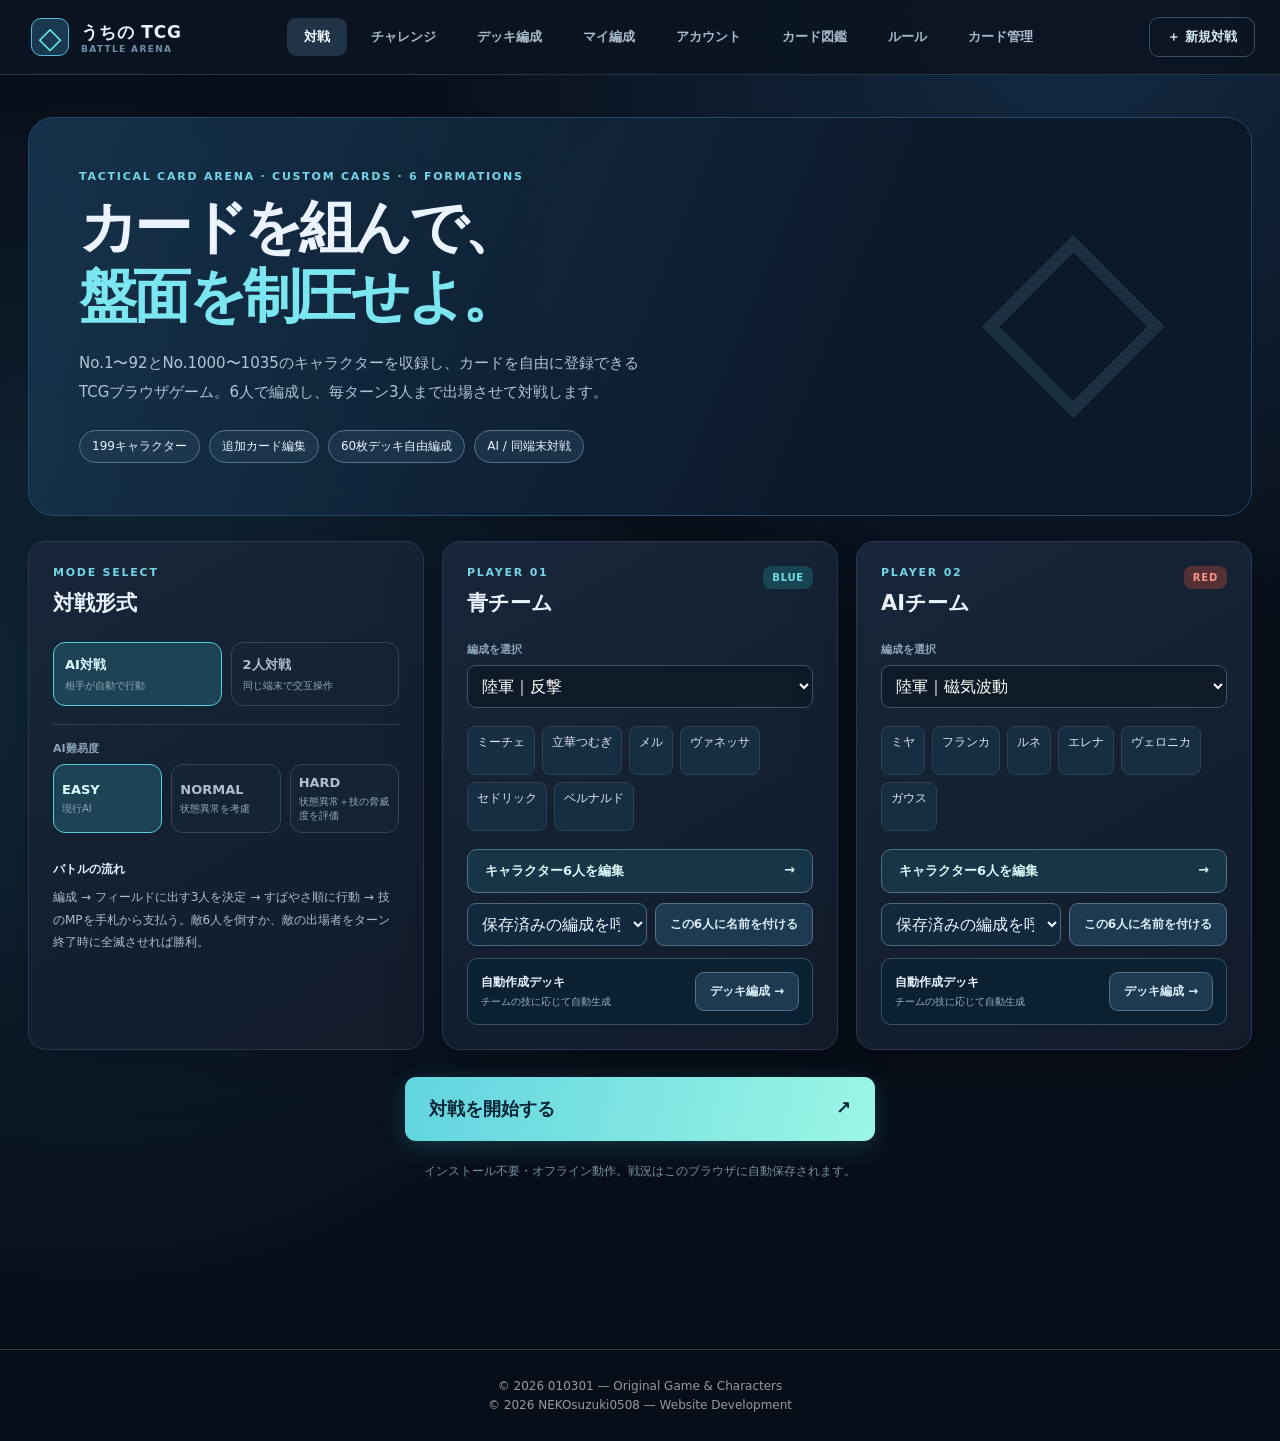
<file: index.html>
<!doctype html>
<html lang="ja">
<head>
  <meta charset="utf-8">
  <meta name="viewport" content="width=device-width, initial-scale=1, viewport-fit=cover">
  <meta name="theme-color" content="#080e19">
  <meta name="description" content="6人編成・60枚デッキ・AI対戦・個人アカウントに対応したTCGブラウザゲーム">
  <title>TCG｜対戦・デッキ編成</title>
  <link rel="stylesheet" href="assets/css/style.css">
  <script defer src="config.js"></script>
  <script defer src="assets/js/data.js"></script>
  <script defer src="assets/js/challenge1_cards.js"></script>
  <script defer src="assets/js/challenge2_cards.js"></script>
  <script defer src="assets/js/card_manager.js"></script>
  <script defer src="assets/js/engine.js"></script>
  <script defer src="assets/js/adjusted_cards.js"></script>
  <script defer src="assets/js/challenge2_effects.js"></script>
  <script defer src="assets/js/deck_builder.js"></script>
  <script defer src="assets/js/preset_manager.js"></script>
  <script defer src="assets/js/account.js"></script>
  <script defer src="assets/js/ui.js"></script>
</head>
<body>
  <div id="app"></div>
</body>
</html>
</file>
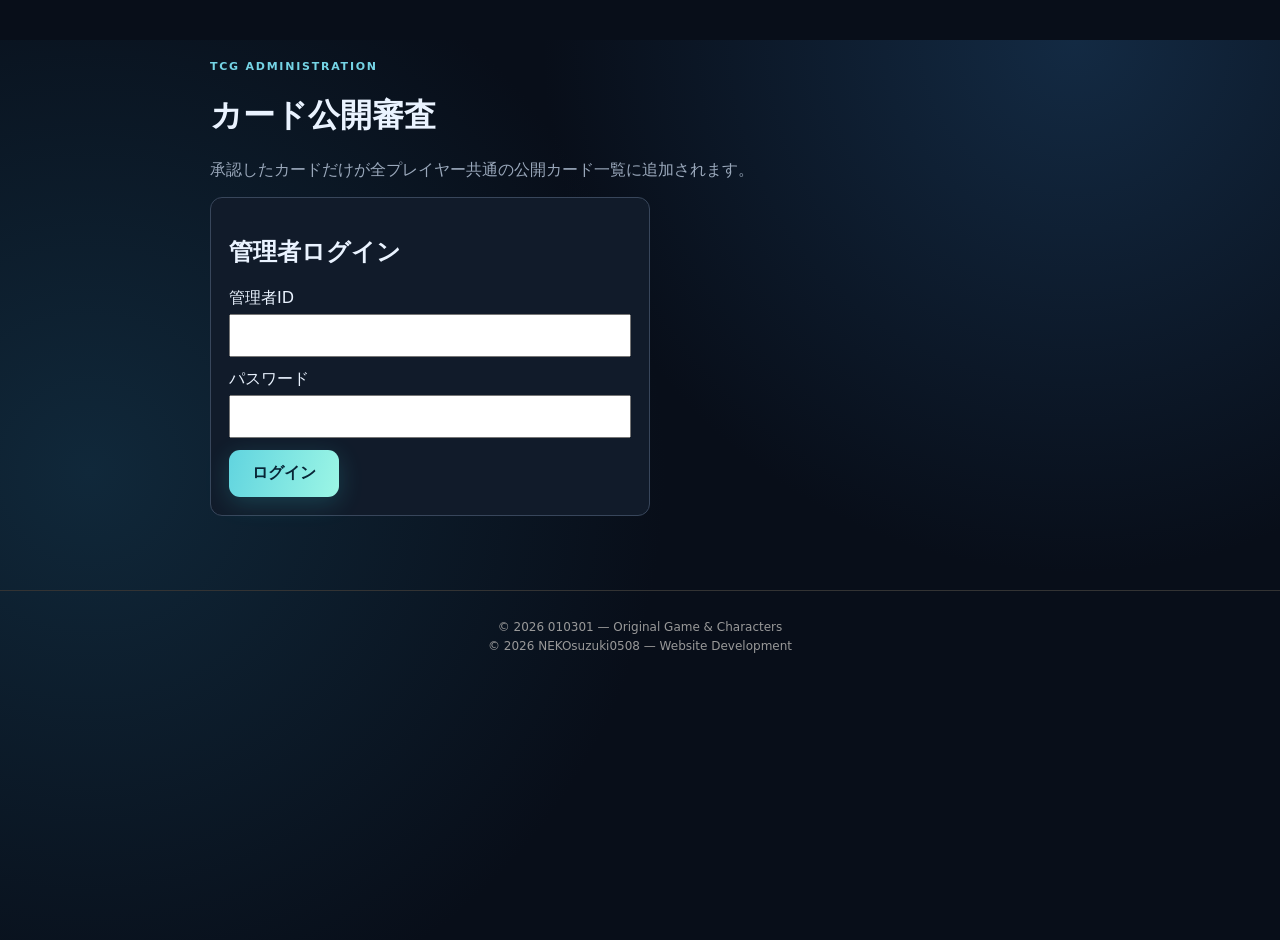
<file: admin.html>
<!doctype html>
<html lang="ja">

<head>
  <meta charset="utf-8">
  <meta name="viewport" content="width=device-width,initial-scale=1">
  <meta name="robots" content="noindex,nofollow">
  <title>TCG 管理者カード審査</title>
  <link rel="stylesheet" href="assets/css/style.css">
  <script defer src="config.js"></script>
  <script defer src="assets/js/admin.js"></script>
  <style>
    .admin-wrap {
      max-width: 900px;
      margin: 40px auto;
      padding: 20px
    }

    .admin-card {
      padding: 18px;
      margin: 14px 0;
      border: 1px solid #38465b;
      border-radius: 12px;
      background: #111b2a
    }

    .admin-card h3 {
      margin-top: 0
    }

    .admin-actions {
      display: flex;
      gap: 10px;
      flex-wrap: wrap
    }

    .admin-login {
      max-width: 440px
    }

    .admin-login label {
      display: block;
      margin: 12px 0
    }

    .admin-login input {
      display: block;
      width: 100%;
      padding: 10px;
      margin-top: 5px
    }

    .admin-muted {
      color: #9aa8bb;
      white-space: pre-wrap
    }

    .admin-error {
      color: #ff9a9a
    }
  </style>
</head>

<body>
  <main class="admin-wrap">
    <p class="eyebrow">TCG ADMINISTRATION</p>
    <h1>カード公開審査</h1>
    <p class="admin-muted">承認したカードだけが全プレイヤー共通の公開カード一覧に追加されます。</p>
    <section id="login" class="admin-card admin-login">
      <h2>管理者ログイン</h2>
      <form id="adminLogin"><label>管理者ID<input name="id" autocomplete="username" required></label><label>パスワード<input
            name="password" type="password" autocomplete="current-password" required></label><button class="primary-btn"
          type="submit">ログイン</button></form>
    </section>
    <section id="dashboard" hidden>
      <div class="admin-actions"><button id="refresh" class="primary-btn">審査待ちを更新</button><button id="logout"
          class="small-outline">ログアウト</button></div>
      <div id="status" class="admin-muted"></div>
      <div id="pending"></div>
    </section>
  </main>
  <footer class="site-footer">
    <p>© 2026 010301 — Original Game &amp; Characters</p>
    <p>© 2026 NEKOsuzuki0508 — Website Development</p>
  </footer>
</body>

</html>
</file>
<file: assets/css/style.css>
:root {
    --bg: #080e19;
    --panel: #121d2d;
    --panel2: #162338;
    --line: #293850;
    --ink: #eaf3ff;
    --muted: #8ea0b9;
    --blue: #6cdbea;
    --red: #fa987e;
    --gold: #f2d287;
    --shadow: 0 14px 60px #0003;
    --rad: 18px
}

* {
    box-sizing: border-box
}

html {
    font-family: "Hiragino Kaku Gothic ProN", "Yu Gothic", "Noto Sans JP", system-ui, sans-serif;
    background: var(--bg);
    color: var(--ink);
    -webkit-font-smoothing: antialiased
}

body {
    margin: 0;
    min-height: 100vh;
    background: radial-gradient(circle at 84% 0%, #132a43 0%, transparent 38%), radial-gradient(circle at 7% 48%, #10283a 0%, transparent 45%), var(--bg)
}

button,
select,
input {
    font: inherit
}

button {
    cursor: pointer
}

button:disabled {
    cursor: not-allowed;
    opacity: .45
}

a {
    color: inherit
}

.site-header {
    position: sticky;
    top: 0;
    z-index: 10;
    background: #0b1522ee;
    backdrop-filter: blur(16px);
    border-bottom: 1px solid #263446
}

.head-inner {
    max-width: 1320px;
    margin: auto;
    height: 74px;
    padding: 0 25px;
    display: flex;
    align-items: center;
    justify-content: space-between;
    gap: 20px
}

.brand {
    display: flex;
    align-items: center;
    gap: 12px;
    background: none;
    border: 0;
    color: var(--ink);
    text-align: left
}

.logo-mark {
    display: grid;
    place-items: center;
    width: 38px;
    height: 38px;
    border: 1px solid #56b8d7;
    border-radius: 10px;
    background: #193951;
    font-size: 30px;
    color: #6be8e4
}

.brand b {
    display: block;
    letter-spacing: .05em;
    font-size: 17px
}

.brand small {
    display: block;
    color: #6c90a9;
    font-size: 9px;
    letter-spacing: .15em;
    font-weight: 700
}

.head-inner nav {
    display: flex;
    align-items: center;
    gap: 7px
}

.head-inner nav button {
    border: 0;
    color: #a8b9c9;
    background: transparent;
    padding: 10px 17px;
    border-radius: 9px;
    font-size: 13px;
    font-weight: 700;
    white-space: nowrap
}

.head-inner nav button.active,
.head-inner nav button:hover {
    background: #213347;
    color: #f6fbff
}

.header-reset {
    background: transparent;
    border: 1px solid #37516b;
    border-radius: 10px;
    padding: 10px 17px;
    color: #d7ebf4;
    font-size: 13px;
    font-weight: 700;
    white-space: nowrap
}

.main-content {
    max-width: 1290px;
    margin: auto;
    padding: 42px 28px 90px;
    min-height: calc(100vh - 150px)
}

.site-footer {
    margin-top: 40px;
    padding: 24px 16px;
    text-align: center;
    font-size: 12px;
    color: #999;
    border-top: 1px solid #333
}

.site-footer p {
    margin: 5px 0
}

.eyebrow {
    font-size: 11px;
    letter-spacing: .16em;
    text-transform: uppercase;
    font-weight: 900;
    color: #75d4e5;
    margin: 0 0 10px
}

.hero-banner {
    padding: 52px 50px;
    border: 1px solid #254867;
    border-radius: 25px;
    background: linear-gradient(112deg, #183954cf, #0b182a 67%), radial-gradient(circle at 70% 60%, #446983 0%, transparent 50%);
    overflow: hidden;
    position: relative
}

.hero-banner::after {
    content: '◇';
    position: absolute;
    right: 7%;
    top: 12%;
    color: #9ceef51c;
    font-size: 240px;
    pointer-events: none
}

.hero-banner h1 {
    font-size: clamp(32px, 4.5vw, 62px);
    letter-spacing: -.065em;
    line-height: 1.2;
    margin: 0 0 18px;
    font-weight: 900
}

.hero-banner h1 span {
    color: #7be5f0
}

.hero-banner>p:not(.eyebrow) {
    font-size: 15px;
    max-width: 570px;
    line-height: 1.9;
    color: #b0c4d5
}

.banner-pills {
    display: flex;
    gap: 9px;
    flex-wrap: wrap;
    margin-top: 24px
}

.banner-pills span {
    font-size: 12px;
    border: 1px solid #55738a;
    background: #243f5599;
    padding: 7px 12px;
    border-radius: 99px
}

.setup-grid {
    display: grid;
    grid-template-columns: repeat(3, minmax(0, 1fr));
    gap: 18px;
    margin: 25px 0
}

.panel {
    padding: 24px;
    border: 1px solid var(--line);
    border-radius: var(--rad);
    background: linear-gradient(150deg, #172639, #111b2a);
    box-shadow: var(--shadow)
}

.section-top,
.boxheading,
.modal-title {
    display: flex;
    align-items: start;
    justify-content: space-between;
    gap: 13px
}

.section-top h2,
.modal-title h2 {
    font-size: 21px;
    line-height: 1.35;
    margin: 0 0 24px
}

.mode-tabs {
    display: grid;
    grid-template-columns: 1fr 1fr;
    gap: 9px
}

.mode-tabs button {
    background: #152435;
    border: 1px solid #31465d;
    padding: 13px 11px;
    border-radius: 12px;
    text-align: left;
    color: #aebed0
}

.mode-tabs button.on {
    border: 1px solid #56cdd9;
    color: #dbfcff;
    background: #1d4355
}

.mode-tabs b,
.mode-tabs small {
    display: block
}

.mode-tabs b {
    font-size: 13px
}

.mode-tabs small {
    font-size: 10px;
    color: #91a8b8;
    margin-top: 5px;
    line-height: 1.35
}

.rules-mini {
    font-size: 12px;
    line-height: 1.9;
    margin-top: 25px;
    color: #aebdd0
}

.rules-mini b {
    color: #e3edfb
}

.rules-mini p {
    margin: 5px 0 0
}

.side-chip {
    padding: 6px 9px;
    border-radius: 8px;
    font-size: 10px;
    font-weight: 900;
    letter-spacing: .08em
}

.side-chip.blue {
    background: #174553;
    color: #70dce7
}

.side-chip.red {
    background: #553135;
    color: #fb9385
}

.field-label {
    font-size: 11px;
    font-weight: 700;
    color: #8da5ba;
    display: block;
    margin: 0 0 8px
}

.roster-config select {
    width: 100%;
    background: #0e1a28;
    color: #fff;
    border: 1px solid #405066;
    border-radius: 9px;
    padding: 10px
}

.roster-preview {
    display: flex;
    flex-wrap: wrap;
    gap: 7px;
    min-height: 105px;
    margin: 18px 0
}

.roster-mini {
    font-size: 12px;
    padding: 7px 9px;
    border: 1px solid #2c4356;
    border-radius: 8px;
    background: #172e42;
    color: #dce4f3;
    cursor: pointer
}

.roster-mini:hover {
    border-color: #69d8e5
}

.line-btn {
    border: 1px solid #4f7483;
    color: #ddf6f6;
    background: #183447;
    padding: 12px 17px;
    border-radius: 10px;
    display: flex;
    justify-content: space-between;
    gap: 10px;
    width: 100%;
    font-size: 13px;
    font-weight: 800
}

.line-btn:hover {
    background: #26516b
}

.start-area {
    display: flex;
    flex-direction: column;
    align-items: center;
    gap: 10px;
    margin: 27px 0
}

.start-area p {
    font-size: 12px;
    color: #7891a2
}

.primary-btn {
    border: none;
    background: linear-gradient(105deg, #61d4df, #9cf6e5);
    color: #082536;
    padding: 13px 23px;
    border-radius: 11px;
    font-weight: 900;
    box-shadow: 0 6px 24px #37d9df33
}

.primary-btn:hover {
    filter: brightness(1.07)
}

.primary-btn.big {
    width: min(470px, 100%);
    font-size: 18px;
    padding: 20px 24px;
    display: flex;
    justify-content: space-between
}

.pagehead {
    margin: 0 0 28px
}

.pagehead h1 {
    font-size: 39px;
    margin: 4px 0 10px
}

.pagehead h1 span {
    color: var(--blue)
}

.pagehead>p:not(.eyebrow) {
    color: #9bb4c9;
    line-height: 1.85
}

.catalog-grid {
    display: grid;
    grid-template-columns: repeat(6, minmax(0, 1fr));
    gap: 15px
}

.catalog-card {
    min-width: 0;
    text-align: left;
    color: var(--ink);
    border: 1px solid #2e4860;
    background: linear-gradient(140deg, #1b3248, #101c2a);
    border-radius: 15px;
    padding: 13px;
    transition: transform .15s, border-color .15s
}

.catalog-card:hover {
    border-color: #69d8e5;
    transform: translateY(-3px)
}

.catalog-top {
    display: flex;
    justify-content: space-between;
    gap: 4px;
    font-size: 9px;
    letter-spacing: .05em;
    color: #8daec4
}

.catalog-top span:last-child {
    color: #6de3ee
}

.catalog-avatar {
    height: 80px;
    display: grid;
    place-items: center;
    color: #97ebee;
    font-size: 34px;
    font-weight: 900;
    background: radial-gradient(ellipse, #295b71 0%, #162b43 56%, transparent 75%)
}

.catalog-card>b,
.catalog-card>small {
    display: block;
    white-space: nowrap;
    overflow: hidden;
    text-overflow: ellipsis
}

.catalog-card>b {
    font-size: 16px;
    margin-bottom: 4px
}

.catalog-card>small {
    font-size: 10px;
    color: #8ab0c7;
    min-height: 18px
}

.catalog-stats {
    display: flex;
    gap: 4px;
    flex-wrap: wrap;
    color: #aab6cb;
    font-size: 10px;
    margin-top: 14px
}

.catalog-stats span {
    padding: 4px;
    background: #23364a;
    border-radius: 5px
}

.catalog-footer {
    border-top: 1px solid #32455d;
    margin-top: 12px;
    padding-top: 10px;
    display: flex;
    justify-content: space-between;
    font-size: 10px;
    color: #a9d8e6
}

.rules-grid {
    display: grid;
    grid-template-columns: repeat(2, minmax(0, 1fr));
    gap: 16px
}

.rules-grid article h2 {
    font-size: 16px;
    margin: 0 0 11px
}

.rules-grid article p {
    font-size: 13px;
    color: #aebfd0;
    line-height: 1.9;
    margin: 0
}

.battle-topbar {
    display: flex;
    justify-content: space-between;
    align-items: center;
    margin: 0 0 19px
}

.battle-topbar h2 {
    font-size: 26px;
    margin: 0
}

.turnbadge {
    padding: 8px 14px;
    border: 1px solid #508595;
    border-radius: 999px;
    color: #b9e5ef;
    font-size: 12px;
    font-weight: 800
}

.notice {
    padding: 15px 20px;
    background: #122c40;
    border-left: 3px solid #68d8de;
    border-radius: 8px;
    margin-bottom: 18px;
    font-size: 13px
}

.notice p {
    line-height: 1.7;
    color: #a8c4d4;
    margin: 3px 0
}

.selection-grid {
    display: grid;
    grid-template-columns: repeat(3, minmax(0, 1fr));
    gap: 15px
}

.pick-wrap {
    min-width: 0
}

.pick-wrap .unit {
    min-height: 270px
}

.pick-button {
    border: 1px solid #395975;
    background: #152e42;
    color: #bedae8;
    width: 100%;
    padding: 13px;
    border-radius: 0 0 12px 12px;
    font-weight: 900;
    margin-top: -11px;
    position: relative
}

.pick-button.selected {
    background: #177587;
    color: white
}

.select-actions {
    display: flex;
    justify-content: space-between;
    align-items: center;
    margin-top: 20px;
    background: #122338;
    padding: 17px;
    border-radius: 13px
}

.select-actions>span {
    font-size: 14px;
    color: #b4cfdb
}

.board-area {
    background: radial-gradient(circle at 50% 50%, #20344c, #101a29 72%);
    border: 1px solid #36526c;
    border-radius: 19px;
    padding: 19px 24px;
    margin-top: 15px;
    box-shadow: inset 0 0 130px #0a19383b
}

.board-heading {
    display: flex;
    justify-content: space-between;
    align-items: center;
    padding: 1px 0 13px;
    color: #97b7ca
}

.board-heading h3 {
    margin: 0;
    font-size: 17px
}

.board-heading small {
    font-size: 10px;
    letter-spacing: .1em
}

.board-heading>span {
    font-size: 11px;
    display: flex;
    gap: 9px;
    flex-wrap: wrap
}

.board-heading.enemy h3 {
    color: var(--red)
}

.board-heading.friendly h3 {
    color: var(--blue)
}

.battle-row {
    display: grid;
    grid-template-columns: repeat(3, minmax(0, 1fr));
    gap: 13px;
    min-height: 242px
}

.unit {
    background: linear-gradient(152deg, #1b3046, #112034);
    border: 1px solid #34506a;
    border-radius: 13px;
    padding: 10px 13px;
    position: relative;
    min-width: 0;
    display: flex;
    flex-direction: column;
    align-items: center;
    min-height: 238px;
    box-shadow: 0 6px 22px #0002
}

.enemy-row .unit {
    background: linear-gradient(152deg, #3a2b36, #172236);
    border-color: #6c4650
}

.unit.selectable {
    border-color: #a5f8e9;
    box-shadow: 0 0 0 2px #76eade44, 0 0 32px #6bd7cc3c;
    cursor: pointer
}

.unit.selectable:hover {
    background: linear-gradient(152deg, #24576c, #142d42)
}

.unit.is-active {
    outline: 2px solid #d8be7b;
    outline-offset: 0
}

.unit.is-picked {
    border-color: #6de1e7
}

.unit.dead {
    opacity: .32
}

.unit-head {
    display: flex;
    justify-content: space-between;
    align-items: center;
    width: 100%
}

.unit-no {
    font-size: 9px;
    color: #779cb8;
    font-weight: 900
}

.tiny-icon {
    background: none;
    color: #8aaabf;
    border: 0;
    font-size: 16px;
    font-weight: 800;
    padding: 2px
}

.unit-portrait {
    width: 56px;
    height: 56px;
    display: grid;
    place-items: center;
    border-radius: 50%;
    margin: 3px 0 5px;
    background: #25495d;
    border: 2px solid #39708a;
    box-shadow: 0 0 24px #5dcef622;
    font-size: 19px;
    font-weight: 900;
    color: #c0f1eb;
    letter-spacing: -.06em
}

.enemy-row .unit-portrait {
    background: #62404f;
    border-color: #8b616c;
    color: #f3c7b8
}

.unit-name {
    font-size: 17px;
    letter-spacing: -.04em
}

.unit-role {
    font-size: 10px;
    color: #88a6bc;
    white-space: nowrap;
    overflow: hidden;
    text-overflow: ellipsis;
    max-width: 95%
}

.hp-label {
    width: 100%;
    display: flex;
    align-items: end;
    justify-content: space-between;
    margin: 9px 0 3px
}

.hp-label small {
    font-size: 10px;
    color: #86d8bd;
    font-weight: 700
}

.hp-label b {
    font-size: 15px
}

.hp-label em {
    font-weight: 400;
    font-size: 10px;
    color: #7899aa;
    font-style: normal
}

.hp-track {
    width: 100%;
    height: 6px;
    border-radius: 5px;
    background: #223a43;
    overflow: hidden
}

.hp-fill {
    height: 100%;
    background: linear-gradient(90deg, #57ae99, #9beaaf);
    border-radius: 6px
}

.stats {
    display: flex;
    gap: 9px;
    justify-content: center;
    flex-wrap: wrap;
    margin: 9px 0 2px
}

.stats span {
    font-size: 10px;
    color: #8fa9bd
}

.stats span:first-child {
    display: none
}

.stats b {
    color: #d2e6f1;
    font-size: 11px
}

.badges {
    min-height: 22px;
    display: flex;
    gap: 3px;
    flex-wrap: wrap;
    justify-content: center;
    margin-top: 4px
}

.mini-tag {
    padding: 3px 5px;
    font-size: 10px;
    border-radius: 5px;
    background: #2f4056;
    color: #d5e1ee
}

.mini-tag.armorLight {
    background: #204c61;
    color: #93dbf5
}

.mini-tag.armorHeavy {
    background: #4a466d;
    color: #c0b8f9
}

.mini-tag.mark {
    background: #215850;
    color: #8be5db
}

.mini-tag.fire {
    background: #704037;
    color: #ffc2ae
}

.mini-tag.poison {
    background: #4e4563;
    color: #d9c7fc
}

.mini-tag.sleep {
    background: #2b436a
}

.mini-tag.status {
    background: #5a3c48
}

.target-overlay,
.picked-indicator {
    position: absolute;
    left: 10%;
    right: 10%;
    bottom: -9px;
    background: #62dcd2;
    color: #093339;
    padding: 7px 3px;
    border-radius: 7px;
    font-size: 11px;
    font-weight: 900;
    text-align: center;
    z-index: 1;
    box-shadow: 0 2px 11px #0006
}

.picked-indicator {
    background: #1c8a9e;
    color: white
}

.empty-slot {
    border: 1px dashed #385168;
    border-radius: 12px;
    display: grid;
    place-items: center;
    color: #536e82;
    font-size: 10px;
    letter-spacing: .1em
}

.middle-strip {
    height: 67px;
    display: flex;
    justify-content: space-between;
    align-items: center;
    color: #81b7c6;
    letter-spacing: .12em;
    font-size: 10px;
    padding: 8px 9px
}

.board-heading.friendly {
    padding: 13px 0 0
}

.underboard {
    display: grid;
    grid-template-columns: 1fr 2fr;
    gap: 17px;
    margin-top: 17px
}

.bench-box,
.action-box,
.hand-panel,
.log-panel {
    background: linear-gradient(160deg, #142337, #0e1928);
    border: 1px solid #30445a;
    border-radius: 15px;
    padding: 18px
}

.boxheading {
    margin: 0 0 14px;
    align-items: center
}

.boxheading h3 {
    margin: 0;
    font-size: 15px
}

.boxheading span {
    font-size: 11px;
    color: #7698af
}

.bench-list {
    display: flex;
    gap: 8px;
    flex-wrap: wrap;
    min-height: 100px;
    align-content: start
}

.bench-list>span {
    padding: 9px 10px;
    border: 1px solid #39556f;
    border-radius: 8px;
    background: #1b344a;
    font-size: 12px;
    cursor: pointer
}

.bench-list>span small {
    display: block;
    color: #94bbcb;
    margin-top: 5px
}

.bench-list em {
    color: #627e91;
    font-size: 13px
}

.boxheading.grave {
    border-top: 1px solid #345069;
    margin-top: 14px;
    padding-top: 11px
}

.action-row {
    display: grid;
    grid-template-columns: repeat(3, minmax(0, 1fr));
    gap: 10px
}

.attack-btn,
.skill-btn {
    padding: 15px 8px;
    text-align: left;
    min-height: 74px;
    color: #d5e8f0;
    border-radius: 11px;
    border: 1px solid #496a7b;
    background: #213a50
}

.attack-btn:hover,
.skill-btn:not(:disabled):hover {
    border-color: #87e0ee;
    background: #245069
}

.attack-btn {
    background: #1c655e;
    border-color: #3ba596
}

.attack-btn b,
.skill-btn b {
    display: block;
    font-size: 13px;
    line-height: 1.5
}

.attack-btn small,
.skill-btn small {
    display: block;
    font-size: 10px;
    margin-top: 6px;
    color: #a3bcc8;
    line-height: 1.5
}

.choose-target {
    padding: 11px 14px;
    background: #175366;
    border-radius: 9px;
    margin-bottom: 10px;
    font-size: 12px;
    line-height: 1.7
}

.choose-target button {
    margin-left: 8px;
    background: #143047;
    border: 1px solid #638fa0;
    border-radius: 6px;
    color: #effcff;
    padding: 4px 9px
}

.hand-panel {
    margin-top: 17px
}

.hand-list {
    display: flex;
    gap: 9px;
    overflow-x: auto;
    padding: 5px 0 12px
}

.hand-card {
    width: 123px;
    min-width: 123px;
    min-height: 127px;
    padding: 12px;
    border: 1px solid #4c637d;
    border-radius: 12px;
    text-align: left;
    color: #eef7ff;
    background: #213951;
    display: flex;
    flex-direction: column;
    align-items: start
}

.hand-card span {
    font-size: 10px;
    color: #a6bed4
}

.hand-card b {
    font-size: 16px;
    margin: 12px 0 9px
}

.hand-card small {
    font-size: 10px;
    color: #b5c6d3;
    line-height: 1.45
}

.hand-card.support-card {
    background: #453c33;
    border-color: #79694d
}

.hand-card.support-card:hover {
    border-color: #ffe1a1
}

.hand-footnote {
    color: #7793a5;
    font-size: 11px;
    margin: 10px 0 0
}

.log-panel {
    margin-top: 17px
}

.log-list {
    max-height: 300px;
    overflow: auto;
    scrollbar-color: #31556c transparent
}

.log-list p {
    margin: 0;
    font-size: 11px;
    line-height: 1.9;
    padding: 5px 3px;
    border-bottom: 1px solid #29394b;
    color: #b5c5d3
}

.veil {
    position: fixed;
    inset: 0;
    z-index: 20;
    background: #050d19dd;
    backdrop-filter: blur(9px);
    display: flex;
    align-items: center;
    justify-content: center;
    padding: 18px
}

.veil.high {
    z-index: 30
}

.modal {
    width: min(560px, 100%);
    max-height: min(90vh, 900px);
    overflow: auto;
    background: #15263a;
    border: 1px solid #548393;
    border-radius: 18px;
    padding: 25px;
    box-shadow: 0 30px 100px #0009
}

.close-btn {
    font-size: 28px;
    border: 0;
    color: #d5eaf3;
    background: transparent;
    padding: 0 5px
}

.modal-title h2 {
    margin: 0 0 10px
}

.roster-editor {
    width: min(900px, 100%)
}

.muted {
    color: #97aebf;
    font-size: 12px
}

.roster-filters {
    display: flex;
    gap: 12px;
    margin: 17px 0
}

.roster-filters input,
.roster-filters select {
    width: 50%;
    background: #0f1a27;
    color: #eaf3ff;
    border: 1px solid #3a526b;
    border-radius: 9px;
    padding: 10px
}

.roster-grid {
    display: grid;
    grid-template-columns: repeat(4, minmax(0, 1fr));
    gap: 9px;
    max-height: 50vh;
    overflow: auto;
    margin: 17px 0 23px
}

.roster-card {
    position: relative;
    display: flex;
    flex-direction: column;
    align-items: start;
    text-align: left;
    min-width: 0;
    padding: 13px 10px;
    border: 1px solid #39516d;
    border-radius: 10px;
    background: #1b3148;
    color: #e6f4fa
}

.roster-card.checked {
    border-color: #6be5da;
    background: #215067
}

.roster-card b {
    font-size: 13px;
    margin: 7px 0 4px
}

.roster-card small {
    font-size: 10px;
    color: #92b2c3;
    white-space: nowrap;
    overflow: hidden;
    text-overflow: ellipsis;
    max-width: 95%
}

.roster-id {
    font-size: 10px;
    color: #95b7d2
}

.roster-check {
    position: absolute;
    top: 8px;
    right: 9px;
    color: #8ce8e2;
    font-size: 19px
}

.hero-detail .detail-archetype {
    color: #86c6d8;
    font-size: 12px
}

.hero-detail>p:not(.eyebrow) {
    font-size: 13px;
    line-height: 1.9;
    color: #c4d1df
}

.detail-stats {
    display: grid;
    grid-template-columns: repeat(4, minmax(0, 1fr));
    gap: 8px;
    margin: 18px 0
}

.detail-stats span {
    padding: 10px;
    background: #233b51;
    border-radius: 9px;
    display: flex;
    flex-direction: column;
    text-align: center
}

.detail-stats small {
    font-size: 10px;
    color: #94bdd1
}

.detail-stats b {
    font-size: 21px
}

.detail-section {
    border-top: 1px solid #39546c;
    padding: 17px 0
}

.detail-section h3 {
    font-size: 14px;
    margin: 0 0 10px;
    line-height: 1.5
}

.detail-section h3 span {
    float: right;
    font-size: 11px;
    color: #a3dde0
}

.detail-section p {
    font-size: 12px;
    line-height: 1.85;
    color: #bbcad9;
    margin: 0
}

.defense-dialog {
    text-align: center
}

.defense-dialog p:not(.eyebrow) {
    color: #a6bbc9
}

.armor-options {
    display: grid;
    grid-template-columns: 1fr 1fr;
    gap: 12px;
    margin-top: 25px
}

.armor-options button {
    background: #203c55;
    border: 1px solid #6593af;
    color: #ebf8ff;
    padding: 17px;
    border-radius: 12px;
    text-align: left
}

.armor-options button:nth-child(2) {
    background: #343451;
    border-color: #7d7fbc
}

.armor-options b,
.armor-options span,
.armor-options small {
    display: block
}

.armor-options span {
    font-size: 19px;
    margin: 8px 0
}

.armor-options small {
    font-size: 11px;
    color: #a8bed1
}

.handoff-modal {
    text-align: center;
    max-width: 440px
}

.handoff-icon {
    font-size: 60px;
    color: #88dfe5
}

.handoff-modal p:not(.eyebrow) {
    color: #9eb8c9;
    line-height: 1.8;
    font-size: 13px
}

.victory {
    padding: 65px 30px;
    text-align: center;
    border: 1px solid #375b6c;
    border-radius: 19px;
    background: radial-gradient(circle at 50% 0%, #1e5560, #112439 56%, #101c2b);
    margin-bottom: 20px
}

.victory-icon {
    font-size: 76px;
    color: #77eff0
}

.victory h1 {
    font-size: 42px;
    margin: 5px 0
}

.victory>p:not(.eyebrow) {
    color: #9dbece
}

.victory-actions {
    display: flex;
    justify-content: center;
    gap: 11px;
    align-items: center;
    margin: 27px 0
}

.victory-actions .line-btn {
    width: auto
}

.victory-grid {
    display: flex;
    justify-content: center;
    gap: 26px;
    font-size: 12px
}

.victory-grid div {
    display: flex;
    flex-direction: column;
    gap: 6px;
    color: #a9c1d3
}

.victory-grid b {
    color: #e5f3fe
}

.no-units {
    display: grid;
    place-items: center;
    color: #6e8ba1;
    padding: 25px;
    grid-column: 1/-1
}

.site-header button:focus-visible,
.main-content button:focus-visible {
    outline: 3px solid #f7df8e;
    outline-offset: 2px
}

@media(max-width:1050px) {
    .setup-grid {
        grid-template-columns: 1fr 1fr
    }

    .setup-grid>.panel:first-child {
        grid-column: 1/-1
    }

    .catalog-grid {
        grid-template-columns: repeat(4, minmax(0, 1fr))
    }

    .underboard {
        grid-template-columns: 1fr 1.5fr
    }

    .main-content {
        padding-inline: 20px
    }
}

@media(max-width:700px) {
    .head-inner {
        height: 65px;
        padding: 0 12px;
        gap: 8px
    }

    .brand {
        gap: 7px
    }

    .logo-mark {
        width: 29px;
        height: 29px;
        font-size: 21px
    }

    .brand b {
        font-size: 12px
    }

    .brand small {
        font-size: 7px
    }

    .head-inner nav {
        gap: 0
    }

    .head-inner nav button {
        padding: 8px 7px;
        font-size: 11px
    }

    .header-reset {
        display: none
    }

    .main-content {
        padding: 20px 10px 60px
    }

    .hero-banner {
        padding: 30px 23px
    }

    .hero-banner::after {
        right: -10%;
        font-size: 140px
    }

    .setup-grid {
        grid-template-columns: 1fr;
        gap: 12px
    }

    .setup-grid>.panel:first-child {
        grid-column: auto
    }

    .panel {
        padding: 19px
    }

    .catalog-grid {
        grid-template-columns: repeat(2, minmax(0, 1fr));
        gap: 9px
    }

    .catalog-avatar {
        height: 65px
    }

    .rules-grid {
        grid-template-columns: 1fr
    }

    .battle-topbar h2 {
        font-size: 18px
    }

    .turnbadge {
        font-size: 10px
    }

    .board-area {
        padding: 10px 6px;
        border-radius: 13px
    }

    .battle-row {
        gap: 5px;
        min-height: 210px
    }

    .unit {
        padding: 6px;
        min-height: 205px;
        border-radius: 9px
    }

    .unit-portrait {
        width: 38px;
        height: 38px;
        font-size: 13px;
        margin: 3px 0 5px
    }

    .unit-name {
        font-size: 12px
    }

    .unit-role {
        font-size: 8px;
        max-width: 100%
    }

    .hp-label {
        margin-top: 8px
    }

    .hp-label b {
        font-size: 11px
    }

    .hp-label em {
        font-size: 8px
    }

    .stats {
        gap: 5px
    }

    .stats span {
        font-size: 9px
    }

    .stats b {
        font-size: 9px
    }

    .badges {
        gap: 2px
    }

    .mini-tag {
        font-size: 8px;
        padding: 3px
    }

    .target-overlay {
        font-size: 8px
    }

    .middle-strip {
        height: 54px;
        font-size: 8px
    }

    .board-heading h3 {
        font-size: 13px
    }

    .board-heading>span {
        font-size: 9px
    }

    .underboard {
        grid-template-columns: 1fr;
        gap: 11px
    }

    .action-row {
        gap: 5px
    }

    .attack-btn,
    .skill-btn {
        min-height: 87px;
        padding: 9px 7px
    }

    .skill-btn b,
    .attack-btn b {
        font-size: 11px
    }

    .skill-btn small,
    .attack-btn small {
        font-size: 9px
    }

    .hand-card {
        min-width: 104px;
        width: 104px;
        min-height: 118px;
        padding: 10px
    }

    .hand-card b {
        font-size: 13px
    }

    .selection-grid {
        grid-template-columns: repeat(2, minmax(0, 1fr));
        gap: 12px
    }

    .select-actions {
        gap: 10px
    }

    .select-actions .primary-btn {
        font-size: 12px
    }

    .roster-grid {
        grid-template-columns: repeat(2, minmax(0, 1fr))
    }

    .roster-filters {
        flex-direction: column
    }

    .roster-filters input,
    .roster-filters select {
        width: 100%
    }

    .modal {
        padding: 20px
    }

    .victory h1 {
        font-size: 28px
    }

    .victory-actions {
        flex-direction: column
    }

    .victory-actions .line-btn {
        width: 100%
    }
}

.pass-line {
    display: flex;
    justify-content: flex-end;
    margin-top: 12px
}

.pass-line button {
    border: 1px solid #364c60;
    border-radius: 7px;
    background: #132638;
    color: #a5bcca;
    padding: 8px 12px;
    font-size: 11px
}

.pass-line button:hover {
    background: #284157;
    color: #e6f5fb
}

/* Card manager */
.manager-tabs {
    display: flex;
    gap: 9px;
    flex-wrap: wrap;
    margin: 0 0 18px
}

.manager-tabs button {
    border: 1px solid #35526b;
    color: #b2c9d8;
    background: #17283b;
    padding: 12px 17px;
    border-radius: 10px;
    font-size: 13px;
    font-weight: 800
}

.manager-tabs button.on {
    border-color: #5ed7db;
    background: #184b5e;
    color: #e8fdfb
}

.manager-tools,
.manager-actions {
    display: flex;
    align-items: center;
    gap: 10px;
    flex-wrap: wrap;
    margin: 16px 0
}

.manager-tools>input {
    flex: 1;
    min-width: 180px
}

.manager-list {
    display: grid;
    gap: 9px
}

.manager-entry {
    display: flex;
    justify-content: space-between;
    align-items: center;
    gap: 12px;
    border: 1px solid #2d4860;
    border-radius: 11px;
    padding: 13px 15px;
    background: #112235
}

.manager-entry>div:first-child {
    display: flex;
    flex-direction: column;
    gap: 5px
}

.manager-entry b {
    font-size: 16px
}

.manager-entry small {
    color: #83b3ca
}

.manager-entry span {
    font-size: 11px;
    color: #98b3c7
}

.manager-entry em {
    color: #e3ce9b;
    font-style: normal
}

.manager-entry-actions {
    display: flex;
    gap: 9px
}

.manager-entry-actions button,
.small-outline,
.file-button {
    background: #1d3a50;
    color: #d9edf6;
    border: 1px solid #52718a;
    border-radius: 9px;
    padding: 10px 14px;
    font-size: 12px;
    font-weight: 700;
    cursor: pointer
}

.manager-entry-actions .danger-button {
    border-color: #704950;
    color: #f3acaf;
    background: #462a33
}

.manager-warning {
    border-left: 3px solid #d5af65;
    padding: 14px 16px;
    font-size: 12px;
    line-height: 1.75;
    color: #e3d3ad;
    background: #463b2c56;
    border-radius: 7px
}

.import-summary {
    margin: 20px 0 31px;
    display: flex;
    gap: 12px;
    flex-wrap: wrap;
    align-items: center;
    padding: 21px;
    border-radius: 12px;
    background: #172e42;
    border: 1px solid #3e6880
}

.import-summary strong {
    font-size: 21px
}

.import-summary span {
    font-size: 12px;
    color: #a9bed3;
    flex: 1;
    min-width: 155px
}

.import-summary button {
    white-space: nowrap
}

.manager-tools input,
.manage-form input,
.manage-form textarea,
.manage-form select,
.paste-area,
.manual-modal input,
.manual-modal select {
    display: block;
    width: 100%;
    background: #0a1c2e;
    border: 1px solid #426079;
    color: #f0f8ff;
    padding: 11px 12px;
    border-radius: 9px;
    outline-offset: 1px
}

.manage-form label,
.manual-modal label {
    display: block;
    font-size: 12px;
    color: #b3cadd;
    font-weight: 700;
    line-height: 1.55;
    margin: 12px 0
}

.manage-form label input,
.manage-form label select,
.manage-form label textarea,
.manual-modal label input,
.manual-modal label select {
    margin-top: 7px;
    font-size: 14px
}

.manage-cols {
    display: grid;
    grid-template-columns: repeat(2, minmax(0, 1fr));
    gap: 16px
}

.stat-edit-grid {
    display: grid;
    grid-template-columns: repeat(4, minmax(0, 1fr));
    gap: 13px;
    margin: 12px 0
}

.manage-form .boxheading {
    margin-top: 16px
}

.manage-form .boxheading h2 {
    margin: 0;
    font-size: 21px
}

.manage-form .boxheading h3 {
    margin: 0
}

.skill-edit {
    padding: 17px;
    margin: 14px 0;
    border-radius: 11px;
    background: #10273c;
    border: 1px solid #395873
}

.skill-edit .boxheading {
    margin: 0 0 5px
}

.skill-edit .boxheading strong {
    font-size: 14px
}

.skill-edit textarea {
    resize: vertical
}

.special-checks {
    display: flex;
    gap: 6px;
    flex-wrap: wrap;
    margin-top: 7px
}

.special-checks .special-check {
    font-size: 11px;
    display: flex;
    align-items: center;
    gap: 4px;
    border-radius: 7px;
    padding: 5px 7px;
    margin: 0;
    background: #18374e;
    border: 1px solid #39566b
}

.special-check input {
    width: auto;
    margin: 0
}

.paste-area {
    font-size: 13px;
    line-height: 1.7;
    min-height: 200px;
    resize: vertical
}

.file-button input {
    display: none
}

.manual-modal {
    width: min(720px, 100%)
}

.manual-desc {
    background: #122f44;
    border: 1px solid #41657a;
    border-radius: 10px;
    padding: 14px;
    font-size: 13px;
    line-height: 1.8;
    white-space: pre-wrap
}

.manual-action-grid {
    display: grid;
    grid-template-columns: repeat(4, minmax(0, 1fr));
    gap: 8px;
    margin: 16px 0
}

.manual-action-grid button {
    padding: 10px 6px
}

.manual-finish {
    width: 100%
}

@media(max-width:700px) {
    .manager-tabs {
        gap: 4px
    }

    .manager-tabs button {
        font-size: 11px;
        padding: 9px 8px
    }

    .manage-cols {
        grid-template-columns: 1fr;
        gap: 0
    }

    .stat-edit-grid {
        grid-template-columns: repeat(2, minmax(0, 1fr))
    }

    .manager-entry {
        align-items: start;
        flex-direction: column
    }

    .manager-entry-actions {
        align-self: end
    }

    .manual-action-grid {
        grid-template-columns: repeat(3, minmax(0, 1fr))
    }

    .head-inner nav button {
        font-size: 10px;
        padding: 7px 4px
    }

    .import-summary {
        flex-direction: column;
        align-items: stretch
    }
}

/* 対戦中の新規対戦: デスクトップ・モバイル共通の固定操作エリア */
.new-battle-toolbar {
    position: sticky;
    top: 74px;
    z-index: 9;
    display: flex;
    align-items: center;
    justify-content: space-between;
    gap: 12px;
    margin: -18px 0 22px;
    padding: 11px 16px;
    border: 1px solid #345b70;
    border-radius: 12px;
    background: #132a3cf5;
    backdrop-filter: blur(14px);
    box-shadow: 0 7px 25px #0005
}

.new-battle-toolbar>span {
    color: #abc8d9;
    font-size: 12px;
    font-weight: 800;
    white-space: nowrap
}

.new-battle-action {
    border: 1px solid #5da9b6;
    border-radius: 9px;
    background: #19475a;
    color: #e1fafe;
    font-weight: 900;
    font-size: 13px;
    padding: 10px 16px;
    white-space: nowrap;
    min-height: 42px
}

.new-battle-action:hover {
    background: #286479;
    border-color: #93e0e7
}

.new-battle-action:focus-visible {
    outline: 3px solid #f7df8e;
    outline-offset: 2px
}

@media(max-width:700px) {
    .new-battle-toolbar {
        top: 65px;
        margin: -7px 0 17px;
        padding: 8px 11px;
        border-radius: 9px
    }

    .new-battle-toolbar>span {
        font-size: 11px
    }

    .new-battle-action {
        font-size: 12px;
        padding: 9px 13px;
        min-height: 40px
    }
}

/* 60枚デッキビルダー */
.deck-toolbar {
    display: flex;
    justify-content: space-between;
    align-items: center;
    gap: 16px;
    margin-bottom: 16px;
    padding: 17px 19px
}

.deck-side-switch {
    display: flex;
    flex-wrap: wrap;
    gap: 8px
}

.deck-side-switch button {
    background: #14283e;
    border: 1px solid #476075;
    color: #adc5d8;
    border-radius: 10px;
    padding: 12px 18px;
    min-width: 135px;
    text-align: left;
    font-size: 13px;
    font-weight: 850;
    cursor: pointer
}

.deck-side-switch button small {
    font-size: 10px;
    display: block;
    margin-top: 4px;
    color: #94aec2
}

.deck-side-switch button.active {
    background: #19495a;
    border-color: #79dce0;
    color: #e9ffff
}

.deck-head-actions,
.deck-transfer-actions {
    display: flex;
    gap: 9px;
    flex-wrap: wrap
}

.deck-summary {
    display: grid;
    grid-template-columns: minmax(220px, 1.4fr) repeat(3, minmax(130px, 1fr));
    gap: 12px;
    margin-bottom: 12px
}

.deck-summary>div {
    background: #14273c;
    border: 1px solid #31485e;
    border-radius: 14px;
    padding: 19px 17px
}

.deck-number span,
.deck-summary-stat small {
    font-size: 11px;
    color: #a5c1d2;
    display: block;
    margin-bottom: 8px;
    font-weight: 800
}

.deck-number strong {
    font-size: 39px;
    font-weight: 950;
    letter-spacing: -1px
}

.deck-number strong em {
    font-size: 13px;
    letter-spacing: 0;
    color: #9db3c5;
    font-style: normal;
    font-weight: 700
}

.deck-number.okay strong,
.deck-valid strong {
    color: #75e7c5
}

.deck-number.too-many strong,
.deck-invalid strong {
    color: #ffada1
}

.deck-progress {
    height: 5px;
    background: #2c4257;
    border-radius: 4px;
    margin-top: 10px;
    overflow: hidden
}

.deck-progress i {
    height: 100%;
    display: block;
    background: #71d9c1;
    transition: width .14s
}

.deck-number.too-many .deck-progress i {
    background: #f28c84
}

.deck-summary-stat {
    display: flex;
    flex-direction: column;
    justify-content: center;
    gap: 3px
}

.deck-summary-stat b {
    font-size: 24px
}

.deck-summary-stat span {
    font-size: 10px;
    color: #91a8bc
}

.deck-valid,
.deck-invalid,
.deck-warning {
    padding: 13px 16px;
    margin-bottom: 12px;
    border-radius: 10px;
    font-size: 12px;
    line-height: 1.7
}

.deck-valid {
    border: 1px solid #356956;
    color: #b9e6d5;
    background: #14382f
}

.deck-invalid {
    border: 1px solid #774b4c;
    color: #f9c2c0;
    background: #45292e
}

.deck-warning {
    border: 1px solid #745c37;
    color: #ebd2a6;
    background: #3f3628
}

.deck-layout {
    display: grid;
    grid-template-columns: 1fr 1fr;
    gap: 15px;
    align-items: start
}

.deck-main {
    display: grid;
    gap: 15px
}

.deck-section {
    padding: 20px
}

.deck-section .section-top {
    margin-bottom: 15px
}

.deck-section .section-top small {
    font-size: 11px;
    color: #a4c0cf
}

.deck-list {
    display: grid;
    gap: 7px
}

.deck-item {
    display: flex;
    align-items: center;
    justify-content: space-between;
    gap: 10px;
    padding: 11px 10px 11px 13px;
    background: #12283e;
    border: 1px solid #304a64;
    border-radius: 9px
}

.deck-item-label {
    min-width: 0;
    flex: 1
}

.deck-item-label b {
    font-size: 13px;
    display: block;
    color: #e6f4ff
}

.deck-item-label small {
    display: block;
    font-size: 10px;
    line-height: 1.45;
    color: #91b1c8;
    margin-top: 4px
}

.deck-qty {
    display: flex;
    align-items: center;
    gap: 4px;
    flex-shrink: 0
}

.deck-qty button {
    height: 33px;
    width: 34px;
    border: 1px solid #51758a;
    border-radius: 7px;
    background: #1c3b53;
    color: #e4faff;
    font-size: 20px;
    line-height: 1;
    cursor: pointer
}

.deck-qty button:disabled {
    opacity: .35;
    cursor: not-allowed
}

.deck-qty input {
    font-size: 14px;
    appearance: textfield;
    text-align: center;
    width: 50px;
    height: 33px;
    background: #0b1a2b;
    border: 1px solid #456179;
    color: #f2faff;
    border-radius: 7px
}

.deck-qty input::-webkit-inner-spin-button,
.deck-qty input::-webkit-outer-spin-button {
    -webkit-appearance: none;
    margin: 0
}

.deck-save-panel {
    display: flex;
    align-items: center;
    gap: 35px;
    justify-content: space-between;
    margin-top: 16px
}

.deck-save-info {
    max-width: 620px
}

.deck-save-info h2 {
    font-size: 18px;
    margin: 0 0 9px
}

.deck-save-info p,
.deck-transfer p {
    font-size: 12px;
    color: #aec1d1;
    line-height: 1.8
}

.deck-save-actions {
    min-width: 220px;
    display: flex;
    flex-direction: column;
    gap: 8px
}

.deck-save-actions button {
    width: 100%
}

.deck-transfer {
    margin-top: 14px
}

.deck-transfer h2 {
    font-size: 17px;
    margin: 0 0 10px
}

.setup-deck-summary {
    display: flex;
    justify-content: space-between;
    gap: 8px;
    align-items: center;
    margin-top: 12px;
    padding: 13px;
    border: 1px solid #35516a;
    border-radius: 10px;
    background: #0b2132
}

.setup-deck-summary div {
    display: flex;
    flex-direction: column;
    gap: 4px
}

.setup-deck-summary strong {
    font-size: 12px
}

.setup-deck-summary small {
    font-size: 10px;
    color: #93b2c9
}

.setup-deck-summary button {
    white-space: nowrap
}

@media(max-width:990px) {
    .deck-summary {
        grid-template-columns: repeat(2, minmax(0, 1fr))
    }

    .deck-layout {
        grid-template-columns: 1fr
    }
}

@media(max-width:700px) {
    .head-inner {
        gap: 5px;
        min-width: 0
    }

    .head-inner nav {
        overflow-x: auto;
        scrollbar-width: none;
        max-width: calc(100vw - 110px);
        justify-content: flex-start
    }

    .head-inner nav::-webkit-scrollbar {
        display: none
    }

    .head-inner nav button {
        flex-shrink: 0;
        padding: 8px 7px !important;
        font-size: 10px
    }

    .head-inner .brand {
        flex-shrink: 0
    }

    .head-inner .brand small {
        display: none
    }

    .deck-summary {
        gap: 8px
    }

    .deck-summary>div {
        padding: 12px
    }

    .deck-number strong {
        font-size: 30px
    }

    .deck-summary-stat b {
        font-size: 19px
    }

    .deck-toolbar {
        padding: 12px;
        align-items: stretch;
        flex-direction: column
    }

    .deck-side-switch button {
        min-width: unset;
        flex: 1;
        padding: 9px 10px
    }

    .deck-save-panel {
        flex-direction: column;
        align-items: stretch;
        gap: 12px
    }

    .deck-save-actions {
        min-width: unset
    }

    .deck-section {
        padding: 14px
    }

    .deck-item {
        padding: 9px
    }

    .deck-qty button {
        height: 37px;
        width: 35px
    }

    .deck-qty input {
        height: 37px;
        width: 45px
    }

    .setup-deck-summary {
        flex-direction: column;
        align-items: stretch
    }

    .setup-deck-summary button {
        width: 100%
    }
}

/* 名前を付けて保存する自由編成 */
.setup-preset-tools {
    display: flex;
    align-items: stretch;
    gap: 8px;
    flex-wrap: wrap;
    margin-top: 10px
}

.setup-preset-tools select {
    flex: 1;
    min-width: 170px;
    background: #12283c;
    border: 1px solid #4a6b83;
    color: #eaf7ff;
    border-radius: 9px;
    padding: 10px
}

.setup-preset-tools .small-outline {
    flex-shrink: 0
}

.preset-workspace,
.preset-library,
.preset-cloud {
    margin-bottom: 17px
}

.preset-workspace .section-top,
.preset-library .section-top,
.preset-cloud .section-top {
    margin-bottom: 15px
}

.preset-sides {
    display: flex;
    gap: 9px;
    margin: 0 0 13px
}

.preset-sides button {
    border: 1px solid #4b687c;
    border-radius: 9px;
    background: #192d42;
    color: #a9c8d9;
    padding: 11px 16px;
    font-weight: 800
}

.preset-sides button.active {
    background: #1b5362;
    border-color: #79dedc;
    color: #eeffff
}

.preset-current-roster {
    display: flex;
    flex-wrap: wrap;
    gap: 8px;
    margin-bottom: 11px
}

.preset-current-roster .roster-mini {
    border: 1px solid #4a6981;
    border-radius: 9px;
    padding: 9px 12px;
    background: #132d43;
    color: #dcf3ff;
    cursor: pointer
}

.preset-save-form {
    display: grid;
    grid-template-columns: 1fr;
    gap: 12px;
    max-width: 700px;
    margin: 18px 0
}

.preset-save-form label,
.cloud-form label,
.cloud-token-label {
    display: flex;
    flex-direction: column;
    gap: 7px;
    font-weight: 750;
    font-size: 12px;
    color: #b9cddb
}

.preset-save-form input[type=text],
.cloud-form input,
.cloud-token-label input {
    width: 100%;
    border: 1px solid #496b80;
    border-radius: 9px;
    background: #0d2436;
    color: #f4fbff;
    padding: 12px;
    font: inherit;
    font-size: 14px
}

.preset-save-form .preset-checkbox {
    display: flex;
    flex-direction: row;
    gap: 9px;
    align-items: center;
    font-weight: 650
}

.preset-checkbox input {
    accent-color: #64d8db;
    width: 18px;
    height: 18px
}

.preset-actions {
    display: flex;
    gap: 9px;
    flex-wrap: wrap;
    align-items: center;
    margin-top: 13px
}

.preset-actions>.primary-btn {
    padding: 11px 18px
}

.preset-library .section-top>span,
.cloud-mark {
    color: #a4c6d7;
    font-size: 12px;
    font-weight: 800
}

.preset-grid {
    display: grid;
    grid-template-columns: repeat(2, minmax(0, 1fr));
    gap: 13px
}

.preset-card {
    padding: 20px;
    border: 1px solid #344f68;
    border-radius: 13px;
    background: #0f2337;
    min-width: 0
}

.preset-card-top {
    display: flex;
    justify-content: space-between;
    gap: 9px;
    font-size: 10px;
    color: #89b1c8;
    letter-spacing: .06em
}

.preset-card h3 {
    font-size: 19px;
    margin: 11px 0 8px;
    overflow-wrap: anywhere
}

.preset-card p {
    line-height: 1.8;
    font-size: 12px;
    color: #c0d3e2;
    min-height: 43px;
    overflow-wrap: anywhere
}

.preset-card-sub {
    font-size: 11px;
    color: #87baba;
    margin: 10px 0 16px
}

.preset-buttons {
    display: flex;
    gap: 7px;
    flex-wrap: wrap
}

.preset-buttons .small-outline {
    padding: 9px 11px
}

.preset-buttons .danger-button {
    color: #ffb9bc;
    background: #522c34;
    border-color: #835358
}

.empty-preset {
    color: #a2bfd1;
    background: #0b2034;
    border: 1px dashed #55758b;
    border-radius: 12px;
    padding: 24px;
    line-height: 1.8;
    font-size: 13px
}

.preset-cloud>p {
    font-size: 13px;
    color: #b5ccda;
    line-height: 1.8
}

.cloud-form {
    display: grid;
    grid-template-columns: repeat(2, minmax(0, 1fr));
    gap: 12px;
    margin: 18px 0
}

.cloud-token-label {
    max-width: 600px
}

.cloud-note {
    margin-top: 15px;
    font-size: 12px !important;
    color: #99b8ca !important;
    line-height: 1.9 !important
}

@media(max-width:760px) {

    .preset-grid,
    .cloud-form {
        grid-template-columns: 1fr
    }

    .preset-workspace,
    .preset-library,
    .preset-cloud {
        padding: 16px
    }

    .setup-preset-tools {
        flex-direction: column
    }

    .setup-preset-tools .small-outline {
        width: 100%
    }

    .preset-card {
        padding: 16px
    }

    .preset-actions button,
    .preset-actions .file-button {
        flex-grow: 1;
        text-align: center
    }
}

/* 手動発動できるとくせい */
.trait-activation-row {
    display: flex;
    flex-wrap: wrap;
    align-items: center;
    gap: .55rem;
    margin: 0 0 1rem;
    padding: .8rem 1rem;
    border: 1px solid var(--line, #334155);
    border-radius: 14px;
    background: rgba(15, 23, 42, .45)
}

.trait-activation-row>b {
    flex-basis: 100%;
    font-size: .82rem;
    color: var(--muted, #94a3b8)
}


/* 対戦中のフィールド並べ替え・手札ソート */
.field-slot {
    display: flex;
    flex-direction: column;
    gap: 6px;
    min-width: 0;
    min-height: 0
}

.field-slot>.unit {
    width: 100%;
    height: 100%;
    flex: 1
}

.field-slot-reorderable {
    cursor: grab;
    touch-action: pan-y
}

.field-slot-reorderable .unit {
    cursor: grab
}

.field-slot.is-dragging {
    opacity: .48
}

.field-slot.drop-target>.unit {
    outline: 2px dashed #7be5f0;
    outline-offset: 2px
}

.field-order-controls {
    display: flex;
    align-items: center;
    justify-content: center;
    gap: 5px;
    min-height: 30px
}

.field-order-controls span {
    font-size: 10px;
    color: #86a7bb;
    white-space: nowrap
}

.field-order-controls button {
    border: 1px solid #42657b;
    background: #17384d;
    color: #dffaff;
    border-radius: 7px;
    padding: 5px 8px;
    font-size: 10px;
    font-weight: 800;
    white-space: nowrap
}

.field-order-controls button:not(:disabled):hover {
    background: #245b6e;
    border-color: #7be5f0
}

.field-order-controls button:disabled {
    opacity: .3
}

.hand-toolbar {
    display: flex;
    align-items: center;
    justify-content: flex-end;
    gap: 12px;
    flex-wrap: wrap
}

.hand-toolbar>span {
    font-size: 11px;
    color: #7698af
}

.hand-toolbar label {
    display: flex;
    align-items: center;
    gap: 7px;
    font-size: 11px;
    color: #a8c7d8;
    font-weight: 800;
    white-space: nowrap
}

.hand-toolbar select {
    max-width: 150px;
    border: 1px solid #41657c;
    border-radius: 8px;
    background: #122a3d;
    color: #e9f8ff;
    padding: 7px 9px;
    font-size: 11px
}

@media(max-width:700px) {
    .field-order-controls {
        gap: 3px
    }

    .field-order-controls button {
        padding: 5px 4px;
        font-size: 9px
    }

    .field-order-controls span {
        font-size: 9px
    }

    .hand-panel .boxheading {
        align-items: flex-start;
        flex-direction: column
    }

    .hand-toolbar {
        width: 100%;
        justify-content: space-between;
        gap: 8px
    }

    .hand-toolbar select {
        max-width: 125px
    }

    .field-slot>.unit {
        min-height: 205px
    }
}

.field-reorder-hint {
    margin: 0 0 8px;
    text-align: center;
    color: #87b9ca;
    font-size: 10px;
    line-height: 1.5
}

@media(max-width:700px) {
    .field-reorder-hint {
        font-size: 9px
    }
}

/* 技名・効果・実際の処理結果を対戦フィールドに表示 */
.action-banner {
    margin: 10px 0 14px;
    padding: 13px 16px;
    border: 1px solid #3f657b;
    border-radius: 13px;
    background: linear-gradient(135deg, rgba(15, 39, 58, .98), rgba(15, 29, 46, .98));
    box-shadow: 0 8px 22px rgba(0, 0, 0, .2);
    color: #e9f7ff
}

.action-banner-blue {
    border-left: 4px solid #72dce8
}

.action-banner-red {
    border-left: 4px solid #ff9b8b
}

.action-banner-top {
    display: flex;
    justify-content: space-between;
    gap: 10px;
    color: #a7c6d9;
    font-size: 10px;
    font-weight: 850;
    letter-spacing: .04em
}

.action-banner h3 {
    font-size: 17px;
    line-height: 1.4;
    margin: 7px 0 5px;
    color: #f2fbff
}

.action-banner-effect {
    font-size: 12px;
    line-height: 1.8;
    margin: 0;
    color: #c9dce8;
    overflow-wrap: anywhere
}

.action-banner-results {
    display: grid;
    gap: 3px;
    margin: 9px 0 0;
    padding: 8px 0 0 17px;
    border-top: 1px solid rgba(140, 180, 200, .22);
    font-size: 11px;
    line-height: 1.65;
    color: #aee9d7
}

.action-banner-results li {
    overflow-wrap: anywhere
}

@media(max-width:700px) {
    .action-banner {
        padding: 11px 12px;
        margin: 8px 0 11px
    }

    .action-banner h3 {
        font-size: 15px
    }

    .action-banner-effect {
        font-size: 11px
    }

    .action-banner-results {
        font-size: 10px
    }
}
/* AI difficulty selector */
.ai-difficulty{margin-top:18px;padding-top:16px;border-top:1px solid #2b4054}
.difficulty-tabs{grid-template-columns:repeat(3,minmax(0,1fr))}
.difficulty-tabs button{padding:10px 8px}
.difficulty-tabs small{font-size:10px}
@media(max-width:520px){.difficulty-tabs{grid-template-columns:1fr}.difficulty-tabs button{display:flex;align-items:center;justify-content:space-between;gap:8px;text-align:left}.difficulty-tabs small{margin:0;text-align:right}}

/* Challenge quest progression */
.challenge-stage-list{display:grid;gap:12px;margin:18px 0}.challenge-stage{display:grid;grid-template-columns:54px minmax(0,1fr) auto;align-items:center;gap:16px;padding:18px}.challenge-stage-number{width:44px;height:44px;border-radius:14px;display:grid;place-items:center;background:rgba(130,160,210,.14);font-weight:800;font-size:18px}.challenge-stage-info h2{margin:2px 0 4px}.challenge-stage-info p:last-child{margin:0;color:var(--muted,#9aa8bc)}.challenge-stage.is-cleared{border-color:rgba(90,190,145,.5)}.challenge-stage.is-cleared .challenge-stage-number{background:rgba(70,180,130,.18);color:#75d5a5}.challenge-stage.is-locked{opacity:.55}.challenge-stage-action{min-width:116px;text-align:right}.clear-label{color:#75d5a5;font-weight:700}.locked-label{color:var(--muted,#9aa8bc);font-size:13px}.challenge-footer{display:flex;justify-content:space-between;align-items:center;gap:12px;margin:18px 0 30px;padding:14px 18px;border-top:1px solid var(--line,rgba(255,255,255,.12))}.challenge-footer b{font-size:20px;margin-left:8px}@media(max-width:620px){.challenge-stage{grid-template-columns:42px minmax(0,1fr);gap:10px;padding:14px}.challenge-stage-number{width:38px;height:38px}.challenge-stage-action{grid-column:2;text-align:left}.challenge-footer{align-items:flex-start;flex-direction:column}}


/* 超過機構（イクシードチャージ） */
.exceed-modal { width: min(760px, 100%); }
.exceed-step { margin: 16px 0; padding: 12px; border: 1px solid #35516b; border-radius: 12px; background: #102238; }
.exceed-step > b { display: block; margin-bottom: 9px; color: #d8e8f5; }
.exceed-options { display: flex; flex-wrap: wrap; gap: 8px; }
.exceed-options button { border: 1px solid #47647d; border-radius: 9px; padding: 9px 12px; background: #1a3047; color: #e7f2fb; text-align: left; }
.exceed-options button.selected { border-color: #f2c879; background: #4b402e; }
.exceed-options button:disabled { opacity: .4; }
.exceed-modes button { flex: 1 1 45%; min-width: 220px; }
.exceed-modes button b, .exceed-modes button small { display: block; }
.exceed-modes button small { margin-top: 5px; color: #b4c8d8; line-height: 1.5; }


/* 補助カードの使用宣言 */
.support-declaration-modal { width: min(760px, 100%); }
.support-declaration-modal .exceed-options button { max-width: 100%; }
.support-declaration-modal .exceed-options button small { display: block; margin-top: 5px; color: #b4c8d8; line-height: 1.5; }
.support-declaration-modal .primary-btn:disabled { opacity: .4; cursor: not-allowed; }
</file>
